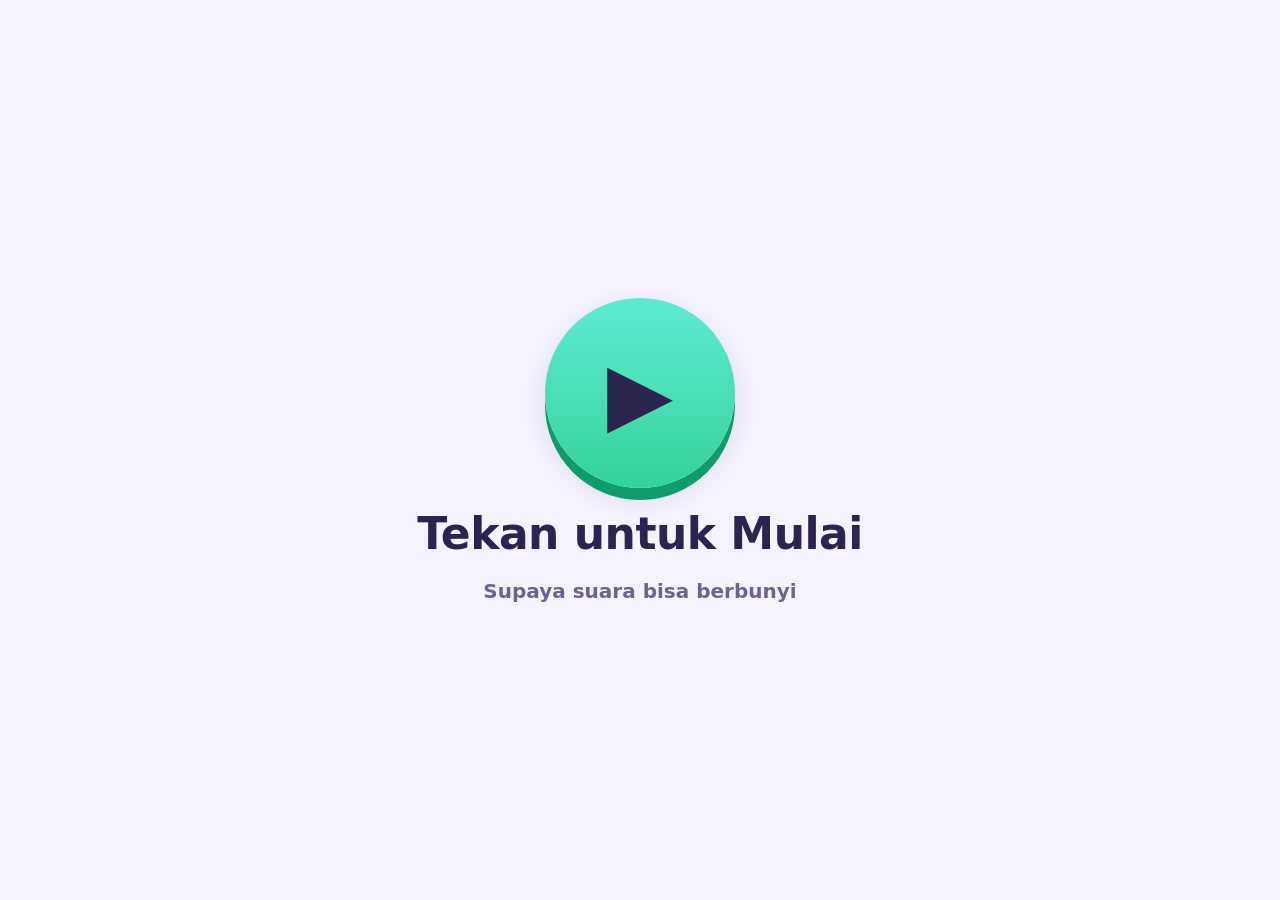
<file: index.html>
<!DOCTYPE html>
<html lang="id">
<head>
<meta charset="utf-8" />
<meta name="viewport" content="width=device-width, initial-scale=1, viewport-fit=cover" />
<meta name="color-scheme" content="light" />
<title>Hari-Hari Seru</title>
<link rel="stylesheet" href="styles/base.css" />
</head>
<body>
  <div id="app" class="app"></div>
  <noscript>Game ini butuh JavaScript aktif.</noscript>
  <script type="module" src="app.js"></script>
</body>
</html>
</file>
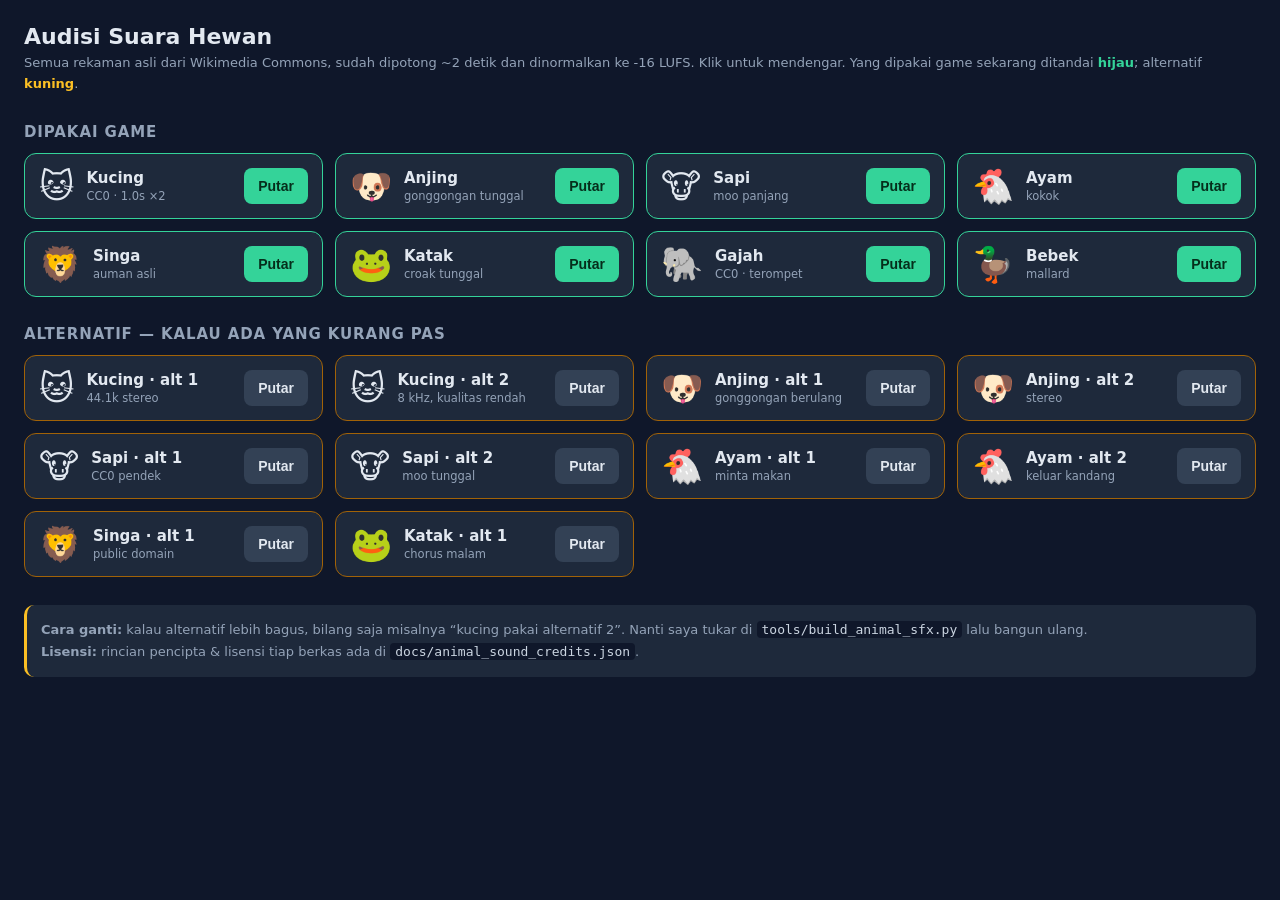
<file: audisi.html>
<!DOCTYPE html>
<html lang="id">
<head>
<meta charset="utf-8">
<meta name="viewport" content="width=device-width, initial-scale=1">
<title>Audisi Suara Hewan</title>
<style>
  :root { --bg:#0f172a; --card:#1e293b; --line:#334155; --txt:#e2e8f0; --dim:#94a3b8;
          --ok:#34d399; --alt:#fbbf24; }
  * { box-sizing: border-box; }
  body { margin:0; padding:24px; background:var(--bg); color:var(--txt);
         font-family:system-ui,"Segoe UI",sans-serif; }
  h1 { font-size:22px; margin:0 0 4px; }
  p.ket { color:var(--dim); font-size:13px; margin:0 0 24px; line-height:1.6; }
  h2 { font-size:15px; margin:28px 0 12px; color:var(--dim);
       text-transform:uppercase; letter-spacing:.06em; }
  .grid { display:grid; gap:12px; grid-template-columns:repeat(auto-fill,minmax(240px,1fr)); }
  .kartu { background:var(--card); border:1px solid var(--line); border-radius:12px;
           padding:14px; display:flex; gap:12px; align-items:center; }
  .kartu.utama { border-color:var(--ok); }
  .kartu.alternatif { border-color:#a16207; }
  .emoji { font-size:34px; line-height:1; }
  .info { flex:1; min-width:0; }
  .nama { font-weight:600; font-size:15px; }
  .meta { color:var(--dim); font-size:11.5px; margin-top:2px; }
  button { background:#334155; color:var(--txt); border:0; border-radius:8px;
           padding:10px 14px; font-size:14px; font-weight:600; cursor:pointer; }
  button:hover { background:#475569; }
  button:active { transform:scale(.96); }
  .kartu.utama button { background:var(--ok); color:#052e1b; }
  .kartu.utama button:hover { background:#6ee7b7; }
  .catatan { margin-top:28px; padding:14px; background:#1e293b; border-radius:10px;
             border-left:3px solid var(--alt); font-size:13px; color:var(--dim);
             line-height:1.7; }
  code { background:#0f172a; padding:1px 5px; border-radius:4px; color:#cbd5e1; }
</style>
</head>
<body>
<h1>Audisi Suara Hewan</h1>
<p class="ket">
  Semua rekaman asli dari Wikimedia Commons, sudah dipotong ~2 detik dan
  dinormalkan ke -16 LUFS. Klik untuk mendengar. Yang dipakai game sekarang
  ditandai <b style="color:#34d399">hijau</b>; alternatif <b style="color:#fbbf24">kuning</b>.
</p>

<h2>Dipakai game</h2>
<div class="grid" id="utama"></div>

<h2>Alternatif — kalau ada yang kurang pas</h2>
<div class="grid" id="alt"></div>

<div class="catatan">
  <b>Cara ganti:</b> kalau alternatif lebih bagus, bilang saja misalnya
  “kucing pakai alternatif 2”. Nanti saya tukar di
  <code>tools/build_animal_sfx.py</code> lalu bangun ulang.<br>
  <b>Lisensi:</b> rincian pencipta & lisensi tiap berkas ada di
  <code>docs/animal_sound_credits.json</code>.
</div>

<script>
const UTAMA = [
  ["kucing", "🐱", "Kucing", "CC0 · 1.0s ×2"],
  ["anjing", "🐶", "Anjing", "gonggongan tunggal"],
  ["sapi",   "🐮", "Sapi",   "moo panjang"],
  ["ayam",   "🐔", "Ayam",   "kokok"],
  ["singa",  "🦁", "Singa",  "auman asli"],
  ["katak",  "🐸", "Katak",  "croak tunggal"],
  ["gajah",  "🐘", "Gajah",  "CC0 · terompet"],
  ["bebek",  "🦆", "Bebek",  "mallard"],
];

const ALT = [
  ["kucing-2", "🐱", "Kucing · alt 1", "44.1k stereo"],
  ["kucing-3", "🐱", "Kucing · alt 2", "8 kHz, kualitas rendah"],
  ["anjing-2", "🐶", "Anjing · alt 1", "gonggongan berulang"],
  ["anjing-3", "🐶", "Anjing · alt 2", "stereo"],
  ["sapi-2",   "🐮", "Sapi · alt 1",   "CC0 pendek"],
  ["sapi-3",   "🐮", "Sapi · alt 2",   "moo tunggal"],
  ["ayam-2",   "🐔", "Ayam · alt 1",   "minta makan"],
  ["ayam-3",   "🐔", "Ayam · alt 2",   "keluar kandang"],
  ["singa-2",  "🦁", "Singa · alt 1",  "public domain"],
  ["katak-2",  "🐸", "Katak · alt 1",  "chorus malam"],
];

let sekarang = null;

function mainkan(berkas, tombol) {
  if (sekarang) { sekarang.pause(); sekarang = null; }
  const a = new Audio("assets/audio/sfx/" + berkas + ".mp3");
  a.volume = 0.9;
  a.onended = () => { tombol.textContent = "Putar"; };
  a.onerror = () => { tombol.textContent = "Gagal"; };
  a.play().then(() => { tombol.textContent = "▶ main…"; }).catch(() => {
    tombol.textContent = "Gagal";
  });
  sekarang = a;
}

function gambar(id, daftar, utama) {
  const wadah = document.getElementById(id);
  for (const [berkas, emoji, nama, meta] of daftar) {
    const k = document.createElement("div");
    k.className = "kartu" + (utama ? " utama" : " alternatif");

    const e = document.createElement("div");
    e.className = "emoji";
    e.textContent = emoji;

    const i = document.createElement("div");
    i.className = "info";
    i.innerHTML = `<div class="nama">${nama}</div><div class="meta">${meta}</div>`;

    const b = document.createElement("button");
    b.textContent = "Putar";
    b.onclick = () => mainkan(berkas, b);

    k.append(e, i, b);
    wadah.appendChild(k);
  }
}

gambar("utama", UTAMA, true);
gambar("alt", ALT, false);
</script>
</body>
</html>
</file>
<file: styles/base.css>
/* GAYA DASAR
   Aturan untuk usia 4 tahun:
   - Tidak ada elemen di bawah 64px, tombol utama 120px+
   - Kontras tinggi, sudut membulat, warna cerah tapi tidak menyilaukan
   - Tidak ada animasi cepat atau berkedip
*/

:root {
  --bg: #f6f3ff;
  --bg2: #eef6ff;
  --ink: #2b2350;
  --ink-soft: #6b628f;
  --card: #ffffff;
  --line: rgba(43, 35, 80, 0.12);

  --pink: #ff8fb1;
  --purple: #a78bfa;
  --blue: #60a5fa;
  --mint: #6ee7b7;
  --yellow: #fcd34d;
  --green: #34d399;
  --red: #fb7185;

  --radius: 28px;
  --shadow: 0 10px 30px rgba(43, 35, 80, 0.12);
  --shadow-sm: 0 4px 14px rgba(43, 35, 80, 0.1);

  /* inset kamera saat mode rekam; 0 kalau tidak merekam */
  --safe-top: 0px;
  --safe-right: 0px;
  --safe-bottom: 0px;
  --safe-left: 0px;
}

* {
  box-sizing: border-box;
  -webkit-tap-highlight-color: transparent;
}

html, body {
  margin: 0;
  padding: 0;
  height: 100%;
  overflow: hidden;
  background: var(--bg);
  color: var(--ink);
  font-family: "Baloo 2", "Comic Sans MS", "Segoe UI Rounded", "Segoe UI", system-ui, sans-serif;
  font-weight: 700;
  user-select: none;
  touch-action: manipulation;
}

.app {
  position: relative;
  width: 100%;
  height: 100%;
  padding: calc(16px + var(--safe-top)) calc(16px + var(--safe-right))
           calc(16px + var(--safe-bottom)) calc(16px + var(--safe-left));
  display: flex;
  flex-direction: column;
  overflow: hidden;
}

/* ── mode rekam ─────────────────────────────────────────────── */
/* ?record=1 memberi ruang di kanan bawah untuk inset kamera wajah.
   Aman area ini TIDAK dipakai elemen penting apa pun. */

body.record-mode {
  --safe-right: 12px;
  --safe-bottom: 12px;
}

body.record-mode .app::after {
  content: "";
  position: absolute;
  right: 18px;
  bottom: 18px;
  width: 260px;
  height: 200px;
  border: 3px dashed rgba(43, 35, 80, 0.18);
  border-radius: 22px;
  pointer-events: none;
  z-index: 60;
}

/* ── tipografi ──────────────────────────────────────────────── */

h1, h2, h3, p {
  margin: 0;
}

.judul {
  font-size: clamp(26px, 3.6vw, 44px);
  letter-spacing: -0.5px;
}

.sub {
  font-size: clamp(15px, 1.6vw, 20px);
  color: var(--ink-soft);
  font-weight: 600;
}

.big-text {
  font-weight: 800;
  line-height: 1;
  color: var(--ink);
}

/* ── tombol ─────────────────────────────────────────────────── */

button {
  font-family: inherit;
  font-weight: 800;
  cursor: pointer;
  border: none;
  background: none;
  color: inherit;
}

.btn {
  min-height: 72px;
  padding: 0 34px;
  border-radius: 999px;
  background: var(--card);
  box-shadow: var(--shadow-sm);
  font-size: clamp(17px, 1.8vw, 22px);
  transition: transform 0.12s ease, box-shadow 0.12s ease;
  display: inline-flex;
  align-items: center;
  justify-content: center;
  gap: 12px;
}

.btn:active {
  transform: scale(0.96);
}

.btn-primary {
  background: linear-gradient(180deg, #5eead4, #34d399);
  color: #08331f;
  box-shadow: 0 8px 0 #0f9b6c, var(--shadow);
}

.btn-primary:active {
  box-shadow: 0 3px 0 #0f9b6c, var(--shadow-sm);
  transform: translateY(4px);
}

.btn-ghost {
  background: rgba(255, 255, 255, 0.75);
  color: var(--ink);
}

.btn-round {
  width: 76px;
  height: 76px;
  min-height: 76px;
  padding: 0;
  border-radius: 50%;
  font-size: 30px;
  background: var(--card);
  box-shadow: var(--shadow-sm);
}

/* ── header portal ──────────────────────────────────────────── */

.topbar {
  display: flex;
  align-items: center;
  gap: 18px;
  margin-bottom: 18px;
  flex: 0 0 auto;
}

.topbar .spacer {
  flex: 1;
}

.stars-badge {
  display: inline-flex;
  align-items: center;
  gap: 8px;
  background: var(--card);
  border-radius: 999px;
  padding: 10px 22px;
  box-shadow: var(--shadow-sm);
  font-size: 22px;
}

.stars-badge .star {
  color: var(--yellow);
  font-size: 26px;
}

.lang-switch {
  display: inline-flex;
  background: var(--card);
  border-radius: 999px;
  padding: 5px;
  box-shadow: var(--shadow-sm);
}

.lang-switch button {
  min-width: 72px;
  min-height: 56px;
  border-radius: 999px;
  font-size: 19px;
  color: var(--ink-soft);
  transition: background 0.15s ease, color 0.15s ease;
}

.lang-switch button.on {
  background: linear-gradient(180deg, #c4b5fd, #a78bfa);
  color: #fff;
}

/* ── daftar game ────────────────────────────────────────────── */

.games {
  flex: 1 1 auto;
  display: grid;
  grid-template-columns: repeat(auto-fill, minmax(300px, 1fr));
  gap: 22px;
  align-content: start;
  overflow-y: auto;
  padding: 6px 4px 20px;
}

.game-card {
  position: relative;
  background: var(--card);
  border-radius: var(--radius);
  box-shadow: var(--shadow);
  padding: 26px;
  min-height: 240px;
  display: flex;
  flex-direction: column;
  align-items: flex-start;
  gap: 10px;
  text-align: left;
  transition: transform 0.15s ease;
  overflow: hidden;
}

.game-card:active {
  transform: scale(0.98);
}

.game-card .thumb {
  position: absolute;
  right: -20px;
  bottom: -20px;
  width: 180px;
  height: 180px;
  opacity: 0.95;
  pointer-events: none;
}

.game-card .thumb img {
  width: 100%;
  height: 100%;
  object-fit: contain;
}

.game-card .thumb .placeholder {
  width: 100%;
  height: 100%;
  border-radius: 50%;
  background: linear-gradient(135deg, #e0d7ff, #cfe9ff);
  display: flex;
  align-items: center;
  justify-content: center;
  font-size: 64px;
  color: #fff;
}

.game-card h3 {
  font-size: 26px;
  max-width: 65%;
}

.game-card .tagline {
  font-size: 16px;
  font-weight: 600;
  color: var(--ink-soft);
  max-width: 62%;
}

.game-card .stars {
  margin-top: auto;
  display: flex;
  gap: 4px;
  font-size: 20px;
  color: var(--yellow);
}

.game-card.locked {
  opacity: 0.72;
  filter: grayscale(0.25);
}

/* ── layar umum ─────────────────────────────────────────────── */

.screen {
  flex: 1 1 auto;
  display: flex;
  flex-direction: column;
  min-height: 0;
}

.center {
  align-items: center;
  justify-content: center;
  text-align: center;
  gap: 26px;
}

.screen-title {
  font-size: clamp(26px, 3.2vw, 42px);
  text-align: center;
}

/* ── pemilih karakter ───────────────────────────────────────── */

.picker {
  display: flex;
  flex-wrap: wrap;
  gap: 20px;
  justify-content: center;
  align-items: center;
  flex: 1 1 auto;
}

.char-card {
  width: 190px;
  height: 210px;
  border-radius: var(--radius);
  background: var(--card);
  box-shadow: var(--shadow-sm);
  display: flex;
  flex-direction: column;
  align-items: center;
  justify-content: center;
  gap: 8px;
  transition: transform 0.15s ease, box-shadow 0.15s ease;
}

.char-card:active {
  transform: scale(0.96);
}

.char-card.on {
  outline: 6px solid var(--purple);
  outline-offset: 3px;
  box-shadow: var(--shadow);
}

.char-card img {
  width: 140px;
  height: 140px;
  object-fit: contain;
}

.char-card .placeholder {
  width: 140px;
  height: 140px;
  border-radius: 50%;
  display: flex;
  align-items: center;
  justify-content: center;
  font-size: 58px;
  color: #fff;
}

.char-card .nama {
  font-size: 17px;
  color: var(--ink-soft);
}

/* ── kartu jawaban ──────────────────────────────────────────── */

.options {
  display: flex;
  gap: clamp(16px, 2.4vw, 34px);
  justify-content: center;
  align-items: center;
  flex-wrap: wrap;
}

.option-card {
  width: clamp(160px, 19vw, 250px);
  height: clamp(160px, 19vw, 250px);
  border-radius: 32px;
  background: var(--card);
  box-shadow: var(--shadow);
  display: flex;
  align-items: center;
  justify-content: center;
  transition: transform 0.14s ease, box-shadow 0.14s ease, opacity 0.2s ease;
  position: relative;
}

.option-card:active {
  transform: scale(0.95);
}

.option-card.correct {
  outline: 8px solid var(--green);
  outline-offset: 4px;
  animation: pop 0.4s ease;
}

.option-card.wrong {
  animation: shake 0.4s ease;
  opacity: 0.45;
}

.option-card.dim {
  opacity: 0.3;
  pointer-events: none;
}

/* saat anak sedang menikmati lompatan: jangan ada tap nyasar yang tercatat */
.answers.locked {
  pointer-events: none;
}

@keyframes pop {
  0% { transform: scale(1); }
  45% { transform: scale(1.12); }
  100% { transform: scale(1); }
}

@keyframes shake {
  0%, 100% { transform: translateX(0); }
  25% { transform: translateX(-10px); }
  75% { transform: translateX(10px); }
}

/* ── tampilan isi jawaban ───────────────────────────────────── */

.swatch {
  border-radius: 26px;
  box-shadow: inset 0 0 0 3px rgba(0, 0, 0, 0.06);
}

.shape {
  display: flex;
  align-items: center;
  justify-content: center;
}

.asset-img {
  object-fit: contain;
}

.placeholder {
  border-radius: 24px;
  background: linear-gradient(135deg, #ddd6fe, #bfdbfe);
  display: flex;
  align-items: center;
  justify-content: center;
  font-size: 56px;
  color: #fff;
  font-weight: 800;
  line-height: 1;
  overflow: hidden;
}

/* ── bintang ────────────────────────────────────────────────── */

.stars {
  display: flex;
  gap: 6px;
  font-size: 26px;
  color: var(--yellow);
}

/* ── toast ──────────────────────────────────────────────────── */

.toast {
  position: absolute;
  left: 50%;
  top: 22%;
  transform: translate(-50%, 0);
  background: rgba(43, 35, 80, 0.9);
  color: #fff;
  padding: 18px 36px;
  border-radius: 999px;
  font-size: 26px;
  pointer-events: none;
  z-index: 70;
  transition: opacity 0.3s ease, transform 0.3s ease;
}

.toast.out {
  opacity: 0;
  transform: translate(-50%, -18px);
}

/* ── panel pengaturan ───────────────────────────────────────── */

.sheet-back {
  position: absolute;
  inset: 0;
  background: rgba(43, 35, 80, 0.4);
  display: flex;
  align-items: center;
  justify-content: center;
  z-index: 80;
  padding: 24px;
}

.sheet {
  background: var(--card);
  border-radius: var(--radius);
  box-shadow: var(--shadow);
  padding: 30px;
  width: min(520px, 100%);
  display: flex;
  flex-direction: column;
  gap: 18px;
}

.row {
  display: flex;
  align-items: center;
  justify-content: space-between;
  gap: 16px;
  min-height: 64px;
  font-size: 19px;
}

.toggle {
  width: 88px;
  height: 48px;
  border-radius: 999px;
  background: #e5e7eb;
  position: relative;
  transition: background 0.18s ease;
  flex: 0 0 auto;
}

.toggle::after {
  content: "";
  position: absolute;
  top: 4px;
  left: 4px;
  width: 40px;
  height: 40px;
  border-radius: 50%;
  background: #fff;
  box-shadow: 0 2px 6px rgba(0, 0, 0, 0.2);
  transition: transform 0.18s ease;
}

.toggle.on {
  background: var(--green);
}

.toggle.on::after {
  transform: translateX(40px);
}

/* ── slider volume ──────────────────────────────────────────── */
/* Jempol besar: orang tua sering menggeser sambil anak di pangkuan. */

.row-volume {
  flex-direction: column;
  align-items: stretch;
  gap: 8px;
}

.slider-wrap {
  display: flex;
  align-items: center;
  gap: 14px;
}

.slider {
  -webkit-appearance: none;
  appearance: none;
  flex: 1 1 auto;
  height: 44px;
  background: transparent;
  cursor: pointer;
  margin: 0;
}

.slider::-webkit-slider-runnable-track {
  height: 14px;
  border-radius: 999px;
  background: #e5e7eb;
}

.slider::-moz-range-track {
  height: 14px;
  border-radius: 999px;
  background: #e5e7eb;
}

.slider::-webkit-slider-thumb {
  -webkit-appearance: none;
  appearance: none;
  width: 36px;
  height: 36px;
  margin-top: -11px;
  border-radius: 50%;
  background: var(--green);
  border: 3px solid #fff;
  box-shadow: 0 3px 8px rgba(0, 0, 0, 0.22);
}

.slider::-moz-range-thumb {
  width: 36px;
  height: 36px;
  border-radius: 50%;
  background: var(--green);
  border: 3px solid #fff;
  box-shadow: 0 3px 8px rgba(0, 0, 0, 0.22);
}

.slider:focus-visible {
  outline: 3px solid var(--violet, #7c3aed);
  outline-offset: 4px;
  border-radius: 999px;
}

.pct {
  flex: 0 0 auto;
  min-width: 64px;
  text-align: right;
  font-weight: 800;
  font-size: 20px;
  color: #4b5563;
  font-variant-numeric: tabular-nums;
}

.btn-danger {
  background: #fee2e2;
  color: #b91c1c;
}

/* ── tekan untuk mulai ──────────────────────────────────────── */

.tap-start {
  flex: 1 1 auto;
  display: flex;
  flex-direction: column;
  align-items: center;
  justify-content: center;
  gap: 20px;
  cursor: pointer;
  text-align: center;
}

.tap-start .bulat {
  width: 190px;
  height: 190px;
  border-radius: 50%;
  background: linear-gradient(180deg, #5eead4, #34d399);
  box-shadow: 0 12px 0 #0f9b6c, var(--shadow);
  display: flex;
  align-items: center;
  justify-content: center;
  font-size: 86px;
  animation: breathe 2.4s ease-in-out infinite;
}

@keyframes breathe {
  0%, 100% { transform: scale(1); }
  50% { transform: scale(1.05); }
}

/* ── util ───────────────────────────────────────────────────── */

.hidden {
  display: none !important;
}

.scroll-y {
  overflow-y: auto;
  min-height: 0;
}
</file>
